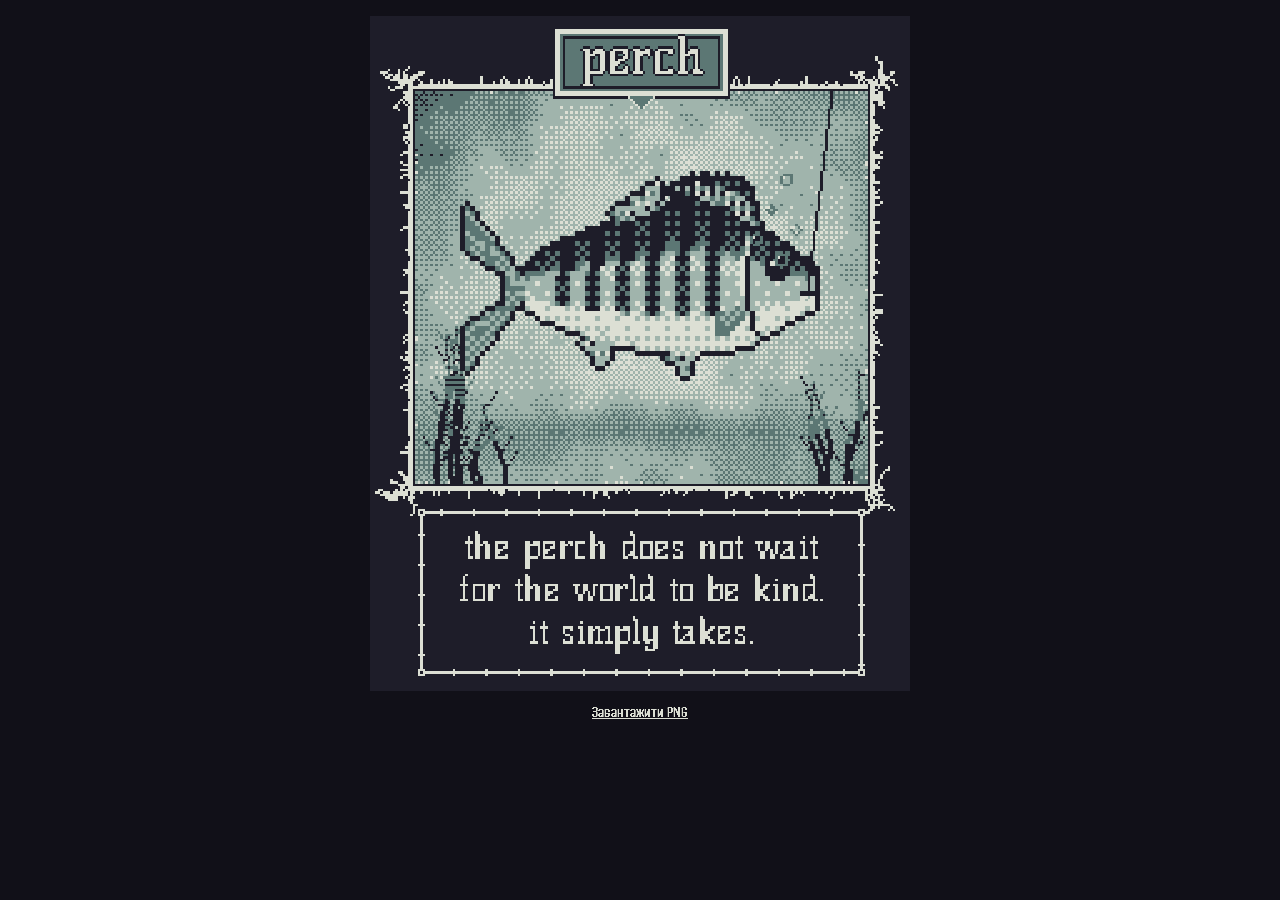
<file: tools/cards/index.html>
<!doctype html>
<html lang="uk">
  <head>
    <meta charset="utf-8" />
    <meta name="viewport" content="width=device-width, initial-scale=1" />
    <title>Doberega cards</title>
    <link rel="preconnect" href="https://fonts.googleapis.com" />
    <link rel="preconnect" href="https://fonts.gstatic.com" crossorigin />
    <link rel="stylesheet" href="https://fonts.googleapis.com/css2?family=Kelly+Slab&family=Handjet:wght@500&display=swap" />
    <style>
      body { margin: 0; background: #111018; color: #dcdfd4; font: 16px "Handjet", monospace; display: grid; justify-items: center; gap: 12px; padding: 16px; }
      canvas { width: min(540px, 100%); image-rendering: pixelated; }
      a { color: inherit; }
    </style>
  </head>
  <body>
    <canvas id="card"></canvas>
    <a id="download" download>Завантажити PNG</a>
    <script type="module" src="./cards.js"></script>
  </body>
</html>
</file>
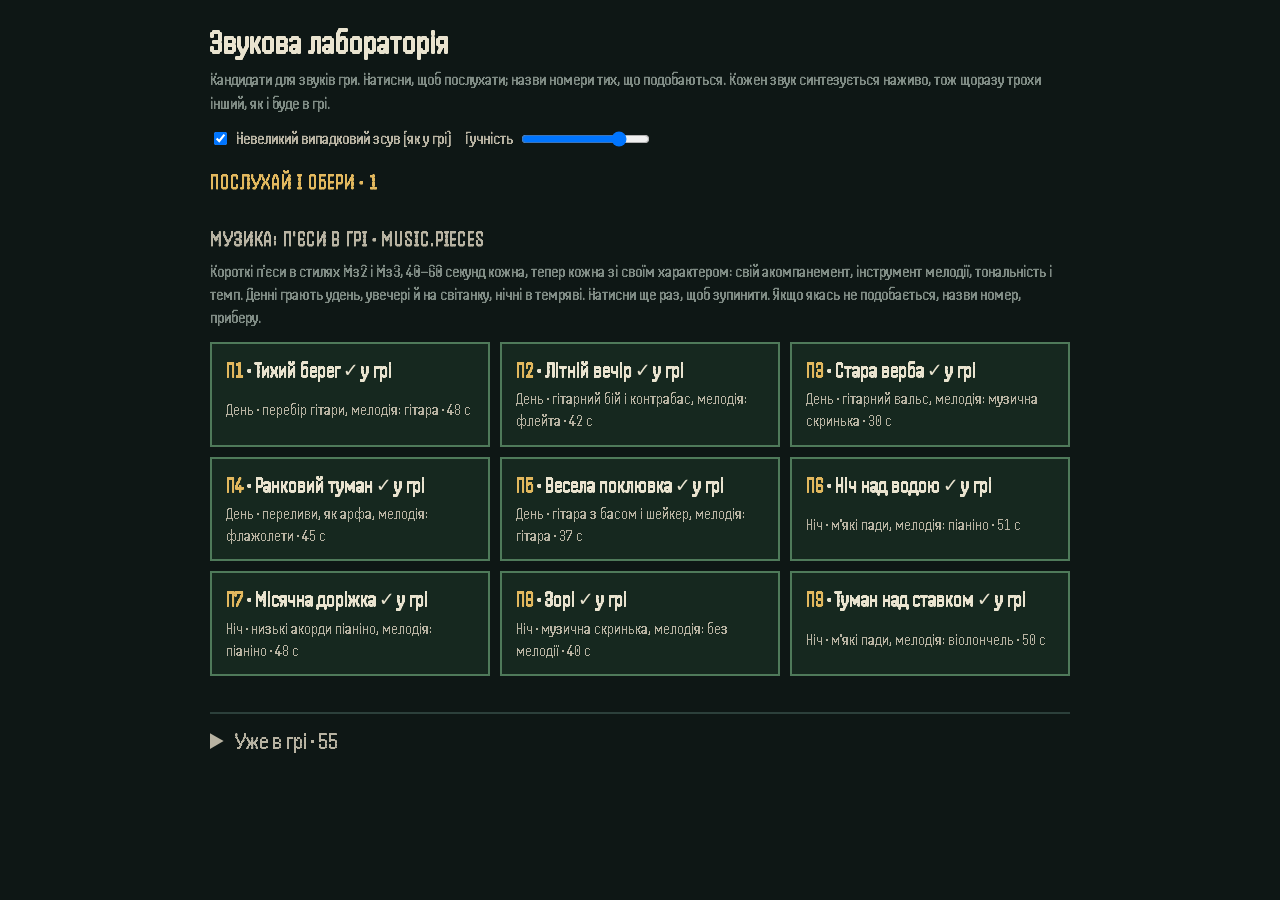
<file: tools/sound-lab/index.html>
<!doctype html>
<html lang="uk">
  <head>
    <meta charset="UTF-8" />
    <meta name="viewport" content="width=device-width, initial-scale=1.0" />
    <meta name="robots" content="noindex" />
    <title>Doberega · Звукова лабораторія</title>
    <link rel="preconnect" href="https://fonts.googleapis.com" />
    <link rel="preconnect" href="https://fonts.gstatic.com" crossorigin />
    <link rel="stylesheet" href="https://fonts.googleapis.com/css2?family=Handjet:wght@400;500;600&display=swap" />
    <style>
      /* The sound lab: candidates for each game sound, side by side, to listen to and pick. */
      :root {
        --bg: #0e1715;
        --surface: #14221f;
        --line: #2c403b;
        --text: #e9e3cf;
        --text-2: #b8b3a2;
        --muted: #7f8b84;
        --gold: #e2b85e;
      }
      * { box-sizing: border-box; }
      body {
        margin: 0;
        padding: 20px 16px 40px;
        color: var(--text);
        font: 20px/1.3 "Handjet", ui-monospace, Menlo, monospace;
        background: var(--bg);
      }
      main { max-width: 860px; margin: 0 auto; }
      h1 { margin: 0 0 4px; font-size: 34px; font-weight: 600; }
      h2 { margin: 28px 0 6px; color: var(--text-2); font-size: 22px; font-weight: 500; letter-spacing: 0.04em; text-transform: uppercase; }
      p { margin: 0 0 12px; color: var(--muted); font-size: 18px; }
      .controls { display: flex; flex-wrap: wrap; gap: 14px; align-items: center; margin: 12px 0 4px; color: var(--text-2); font-size: 18px; }
      .controls label { display: flex; gap: 6px; align-items: center; }
      .grid { display: grid; grid-template-columns: repeat(auto-fill, minmax(250px, 1fr)); gap: 10px; }
      .sound { display: grid; gap: 4px; padding: 12px 14px; border: 2px solid var(--line); color: var(--text); font: inherit; text-align: left; background: var(--surface); cursor: pointer; }
      .sound:hover { border-color: var(--muted); }
      .sound:active { transform: translateY(2px); }
      .sound.is-playing { border-color: var(--gold); }
      .sound.is-chosen { border-color: #4f7a5a; background: #16281f; }
      .group-title { margin-top: 18px; color: var(--gold); }
      .done { margin-top: 36px; padding-top: 12px; border-top: 2px solid var(--line); }
      .done summary { color: var(--text-2); font-size: 24px; cursor: pointer; }
      .done summary:hover { color: var(--text); }
      .sound strong { font-size: 22px; font-weight: 600; }
      .sound strong b { color: var(--gold); font-weight: 600; }
      .sound span { color: var(--text-2); font-size: 17px; }
      button:focus-visible, input:focus-visible { outline: 2px dashed var(--gold); outline-offset: 2px; }
    </style>
  </head>
  <body>
    <main>
      <h1>Звукова лабораторія</h1>
      <p>Кандидати для звуків гри. Натисни, щоб послухати; назви номери тих, що подобаються. Кожен звук синтезується наживо, тож щоразу трохи інший, як і буде в грі.</p>
      <div class="controls">
        <label><input type="checkbox" id="vary" checked /> Невеликий випадковий зсув (як у грі)</label>
        <label>Гучність <input type="range" id="volume" min="0" max="1" step="0.05" value="0.8" /></label>
      </div>
      <div id="sections"></div>
    </main>
    <!-- Always the latest candidates, never a cached copy. -->
    <script type="module">import(`./lab.js?v=${Date.now()}`);</script>
  </body>
</html>
</file>
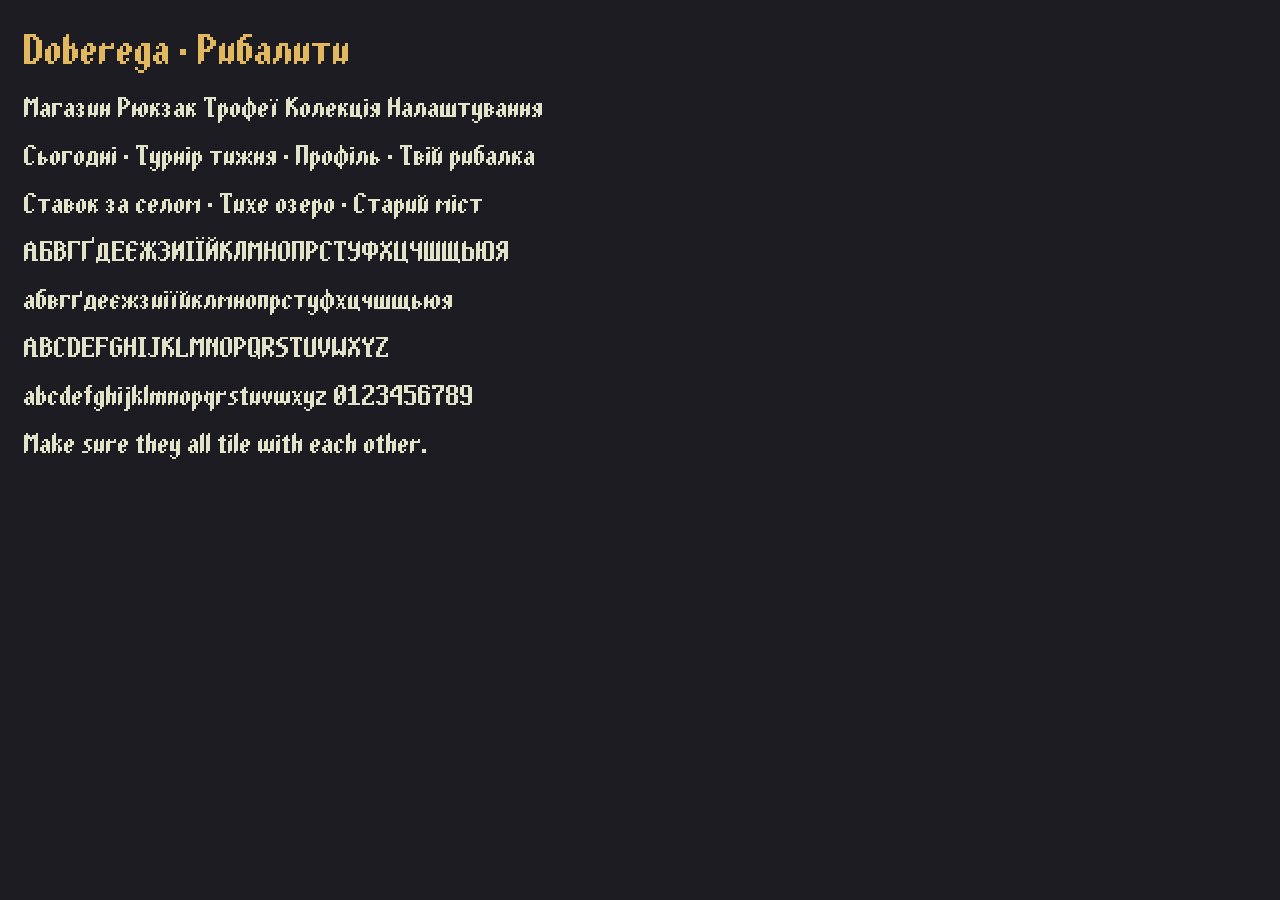
<file: tools/font/preview.html>
<!doctype html>
<html lang="uk">
  <head>
    <meta charset="UTF-8" />
    <title>Doberega Gothic</title>
    <style>
      @font-face { font-family: "Doberega Gothic"; src: url("../../fonts/doberega-gothic.woff2") format("woff2"); }
      body { margin: 0; padding: 24px; color: #e2e2c8; background: #1c1c22; font-family: "Doberega Gothic", monospace; }
      p { margin: 0 0 12px; line-height: 1.2; }
      .x1 { font-size: 30px; }
      .x2 { font-size: 45px; }
      .gold { color: #e2b85e; }
    </style>
  </head>
  <body>
    <p class="x2 gold">Doberega · Рибалити</p>
    <p class="x1">Магазин Рюкзак Трофеї Колекція Налаштування</p>
    <p class="x1">Сьогодні · Турнір тижня · Профіль · Твій рибалка</p>
    <p class="x1">Ставок за селом · Тихе озеро · Старий міст</p>
    <p class="x1">АБВГҐДЕЄЖЗИІЇЙКЛМНОПРСТУФХЦЧШЩЬЮЯ</p>
    <p class="x1">абвгґдеєжзиіїйклмнопрстуфхцчшщьюя</p>
    <p class="x1">ABCDEFGHIJKLMNOPQRSTUVWXYZ</p>
    <p class="x1">abcdefghijklmnopqrstuvwxyz 0123456789</p>
    <p class="x1">Make sure they all tile with each other.</p>
  </body>
</html>
</file>
